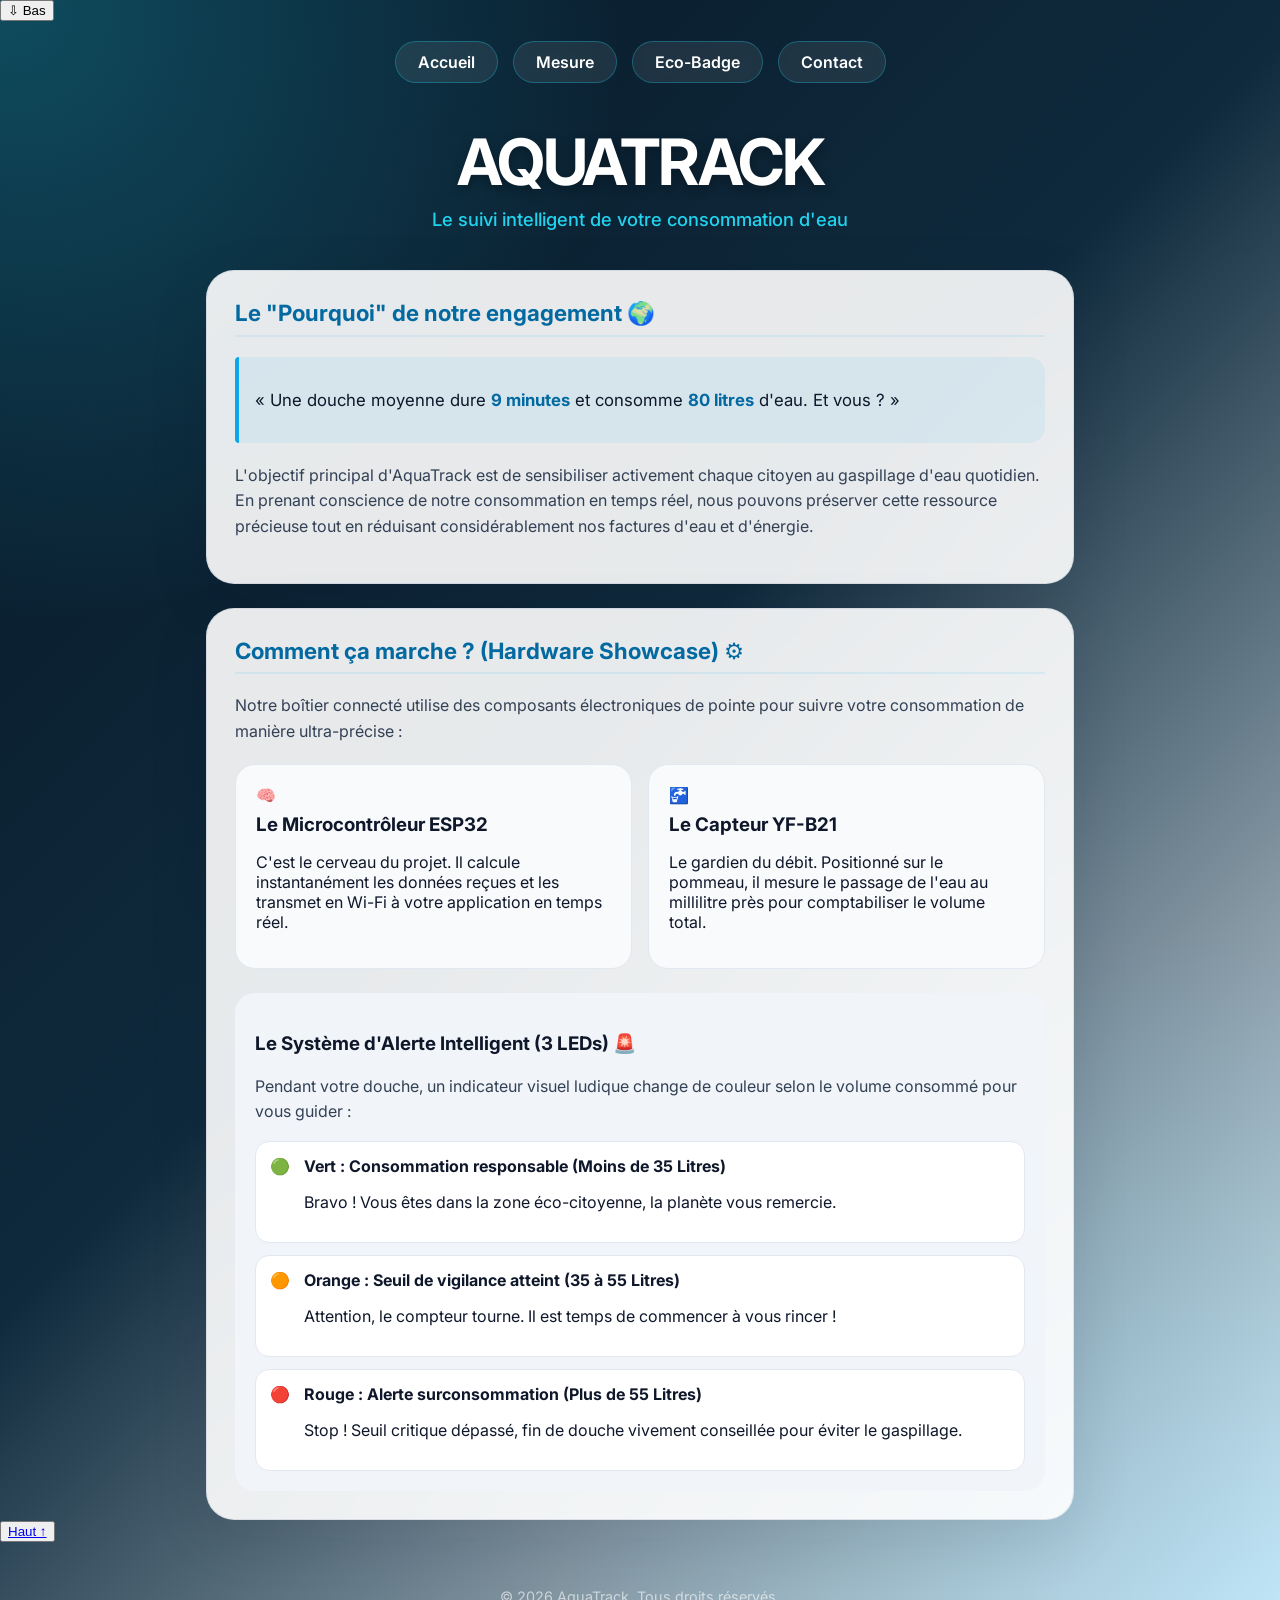
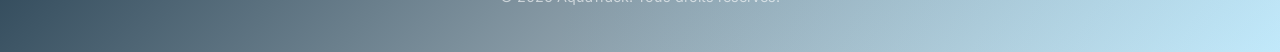
<file: index.html>
<!DOCTYPE html>
<html lang="fr">
<head>
    <meta charset="UTF-8" />
    <meta name="viewport" content="width=device-width, initial-scale=1.0" />
    <title>AquaTrack — Compteur de douche connecté</title>
    
    <link rel="preconnect" href="https://fonts.googleapis.com" />
    <link rel="preconnect" href="https://fonts.gstatic.com" crossorigin />
    <link href="https://fonts.googleapis.com/css2?family=Inter:wght@400;500;600;700;800&display=swap" rel="stylesheet" />
    
    <link rel="stylesheet" href="style.css" />
    
    <link rel="icon" type="image/png" href="favicon-32x32.png" />

    <script>
        // Fonction pour descendre en bas de la page
        function scrollToBottom() {
            window.scrollTo({
                top: document.body.scrollHeight,
                behavior: "smooth" // Pour une animation fluide lors du défilement
            });
        }

        // Afficher le bouton lorsqu'on se trouve en haut de la page
        window.onload = function() {
            if (document.body.scrollTop === 0 || document.documentElement.scrollTop === 0) {
                document.getElementById("btnBottom").style.display = "block";
            } else {
                document.getElementById("btnBottom").style.display = "none";
            }
        };
    </script>
</head>
<body>

    <button onclick="scrollToBottom()" id="btnBottom" title="Descendre en bas">&#8681; Bas</button>

    <nav class="">
        <ul>
            <li class="btn">
                <a href="#">Accueil</a>
            </li>
            <li class="btn">
                <a href="mesure.html">Mesure</a>
            </li>
            <li class="btn">
                <a href="#">Eco-Badge</a>
            </li>
            <li class="btn">
                <a href="aquacontact.html">Contact</a>
            </li>
        </ul>
    </nav>

    <header class="main-header">
        <h1>AQUATRACK</h1>
        <p class="subtitle">Le suivi intelligent de votre consommation d'eau</p>
    </header>

    <main class="showcase-container">
        
        <section class="showcase-card why-section">
            <h2>Le "Pourquoi" de notre engagement 🌍</h2>
            <div class="stat-quote">
                <p>« Une douche moyenne dure <strong>9 minutes</strong> et consomme <strong>80 litres</strong> d'eau. Et vous ? »</p>
            </div>
            <p class="text-content">
                L'objectif principal d'AquaTrack est de sensibiliser activement chaque citoyen au gaspillage d'eau quotidien. En prenant conscience de notre consommation en temps réel, nous pouvons préserver cette ressource précieuse tout en réduisant considérablement nos factures d'eau et d'énergie.
            </p>
        </section>

        <section class="showcase-card hardware-section">
            <h2>Comment ça marche ? (Hardware Showcase) ⚙️</h2>
            <p class="text-content">Notre boîtier connecté utilise des composants électroniques de pointe pour suivre votre consommation de manière ultra-précise :</p>
            
            <div class="component-grid">
                <div class="component-box">
                    <span class="icon">🧠</span>
                    <h3>Le Microcontrôleur ESP32</h3>
                    <p>C'est le cerveau du projet. Il calcule instantanément les données reçues et les transmet en Wi-Fi à votre application en temps réel.</p>
                </div>
                <div class="component-box">
                    <span class="icon">🚰</span>
                    <h3>Le Capteur YF-B21</h3>
                    <p>Le gardien du débit. Positionné sur le pommeau, il mesure le passage de l'eau au millilitre près pour comptabiliser le volume total.</p>
                </div>
            </div>

            <div class="led-container">
                <h3>Le Système d'Alerte Intelligent (3 LEDs) 🚨</h3>
                <p class="text-content">Pendant votre douche, un indicateur visuel ludique change de couleur selon le volume consommé pour vous guider :</p>
                
                <ul class="led-list">
                    <li class="led-item">
                        <span class="led-icon">🟢</span>
                        <div>
                            <strong>Vert : Consommation responsable (Moins de 35 Litres)</strong>
                            <p>Bravo ! Vous êtes dans la zone éco-citoyenne, la planète vous remercie.</p>
                        </div>
                    </li>
                    <li class="led-item">
                        <span class="led-icon">🟠</span>
                        <div>
                            <strong>Orange : Seuil de vigilance atteint (35 à 55 Litres)</strong>
                            <p>Attention, le compteur tourne. Il est temps de commencer à vous rincer !</p>
                        </div>
                    </li>
                    <li class="led-item">
                        <span class="led-icon">🔴</span>
                        <div>
                            <strong>Rouge : Alerte surconsommation (Plus de 55 Litres)</strong>
                            <p>Stop ! Seuil critique dépassé, fin de douche vivement conseillée pour éviter le gaspillage.</p>
                        </div>
                    </li>
                </ul>
            </div>
        </section>

    </main>

    <button class="btn-top"><a href="#">Haut ↑</a></button>

    <footer>
         <p>&copy; 2026 AquaTrack. Tous droits réservés.</p>
    </footer>

</body>
</html>
</file>
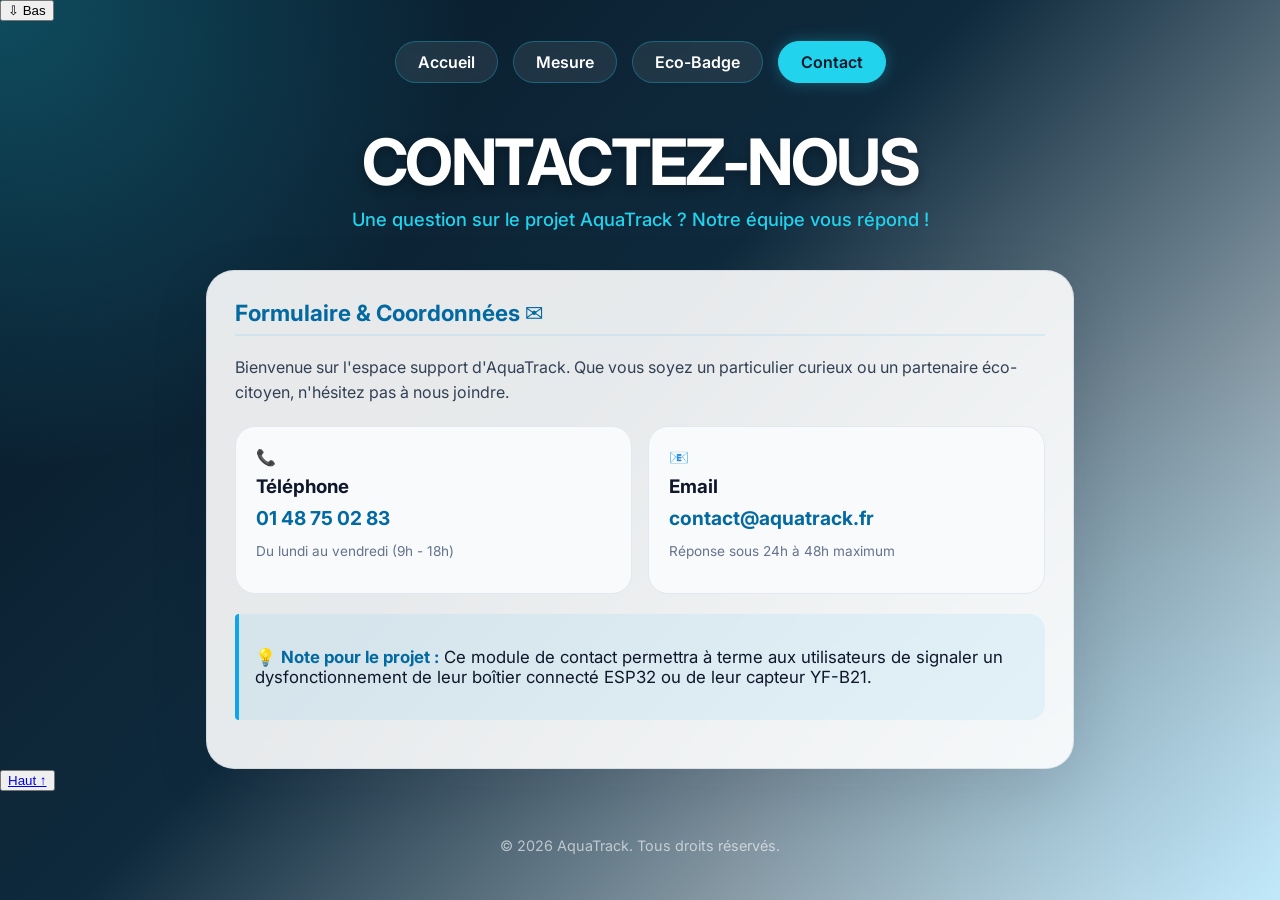
<file: aquacontact.html>
<!DOCTYPE html>
<html lang="fr">
<head>
    <meta charset="UTF-8" />
    <meta name="viewport" content="width=device-width, initial-scale=1.0" />
    <title>AquaTrack — Nous Contacter</title>
    
    <link rel="preconnect" href="https://fonts.googleapis.com" />
    <link rel="preconnect" href="https://fonts.gstatic.com" crossorigin />
    <link href="https://fonts.googleapis.com/css2?family=Inter:wght@400;500;600;700;800&display=swap" rel="stylesheet" />
    
    <link rel="stylesheet" href="style.css" />
    
    <link rel="icon" type="image/png" href="favicon-32x32.png" />

    <script>
        // Fonction pour descendre en bas de la page
        function scrollToBottom() {
            window.scrollTo({
                top: document.body.scrollHeight,
                behavior: "smooth"
            });
        }

        // Afficher le bouton lorsqu'on se trouve en haut de la page
        window.onload = function() {
            if (document.body.scrollTop === 0 || document.documentElement.scrollTop === 0) {
                document.getElementById("btnBottom").style.display = "block";
            } else {
                document.getElementById("btnBottom").style.display = "none";
            }
        };
    </script>
</head>
<body>

    <button onclick="scrollToBottom()" id="btnBottom" title="Descendre en bas">&#8681; Bas</button>

    <nav>
        <ul>
            <li class="btn">
                <a href="index.html">Accueil</a>
            </li>
            <li class="btn">
                <a href="mesure.html">Mesure</a>
            </li>
            <li class="btn">
                <a href="eco-badge.html">Eco-Badge</a>
            </li>
            <li class="btn active">
                <a href="aquacontact.html">Contact</a>
            </li>
        </ul>
    </nav>

    <header class="main-header">
        <h1>CONTACTEZ-NOUS</h1>
        <p class="subtitle">Une question sur le projet AquaTrack ? Notre équipe vous répond !</p>
    </header>

    <main class="showcase-container">
        
        <section class="showcase-card contact-section">
            <h2>Formulaire & Coordonnées ✉️</h2>
            <p class="text-content">
                Bienvenue sur l'espace support d'AquaTrack. Que vous soyez un particulier curieux ou un partenaire éco-citoyen, n'hésitez pas à nous joindre.
            </p>

            <div class="contact-grid">
                <div class="contact-box">
                    <span class="contact-icon">📞</span>
                    <h3>Téléphone</h3>
                    <p class="contact-detail">01 48 75 02 83</p>
                    <p class="contact-sub">Du lundi au vendredi (9h - 18h)</p>
                </div>

                <div class="contact-box">
                    <span class="contact-icon">📧</span>
                    <h3>Email</h3>
                    <p class="contact-detail">contact@aquatrack.fr</p>
                    <p class="contact-sub">Réponse sous 24h à 48h maximum</p>
                </div>
            </div>

            <div class="stat-quote">
                <p>💡 <strong>Note pour le projet :</strong> Ce module de contact permettra à terme aux utilisateurs de signaler un dysfonctionnement de leur boîtier connecté ESP32 ou de leur capteur YF-B21.</p>
            </div>
        </section>

    </main>

    <button class="btn-top"><a href="#">Haut ↑</a></button>

    <footer>
         <p>&copy; 2026 AquaTrack. Tous droits réservés.</p>
    </footer>

</body>
</html>
</file>
<file: style.css>
/* ==========================================================================
   1. VARIABLES & CONFIGURATION GENERALE (Votre code d'origine)
   ========================================================================== */
:root {
  --bg: #071827;
  --panel: rgba(255, 255, 255, 0.9);
  --panel-strong: #ffffff;
  --text: #0f172a;
  --muted: #64748b;
  --primary: #0ea5e9;
  --primary-dark: #0369a1;
  --cyan: #22d3ee;
  --green: #10b981;
  --red: #ef4444;
  --amber: #f59e0b;
  --border: rgba(148, 163, 184, 0.25);
  --shadow: 0 24px 80px rgba(2, 8, 23, 0.25);
  --radius: 28px;
}

* {
  box-sizing: border-box;
}

body {
  margin: 0;
  min-height: 100vh;
  font-family: "Inter", system-ui, -apple-system, BlinkMacSystemFont, "Segoe UI", sans-serif;
  color: var(--text);
  /* LE FOND IDENTIQUE POUR TOUTES LES PAGES */
  background:
    radial-gradient(circle at top left, rgba(34, 211, 238, 0.28), transparent 30%),
    radial-gradient(circle at bottom right, rgba(14, 165, 233, 0.2), transparent 35%),
    linear-gradient(135deg, #071827 0%, #0f2a3d 45%, #eefaff 100%);
  overflow-x: hidden;
}

/* ==========================================================================
   2. BARRE DE NAVIGATION (Boutons Modernes)
   ========================================================================== */
nav {
  margin: 20px 0 40px 0;
}

nav ul {
  list-style: none;
  padding: 0;
  margin: 0;
  display: flex;
  justify-content: center;
  gap: 15px;
}

nav .btn {
  display: inline-block;
}

nav .btn a {
  display: block;
  color: #ffffff;
  text-decoration: none;
  font-weight: 600;
  font-family: 'Inter', sans-serif;
  padding: 10px 22px;
  background: rgba(255, 255, 255, 0.08);
  border: 1px solid rgba(34, 211, 238, 0.3);
  border-radius: 30px;
  transition: all 0.3s ease;
  backdrop-filter: blur(5px);
}

nav .btn a:hover {
  background: rgba(34, 211, 238, 0.2);
  color: #22d3ee;
  border-color: #22d3ee;
  box-shadow: 0 0 15px rgba(34, 211, 238, 0.4);
  transform: translateY(-2px);
}

nav .btn a:active {
  transform: translateY(0);
  box-shadow: 0 0 5px rgba(34, 211, 238, 0.2);
}

nav .btn.active a {
  background: #22d3ee;
  color: #071827;
  border-color: #22d3ee;
  box-shadow: 0 0 15px rgba(34, 211, 238, 0.3);
}

/* ==========================================================================
   3. DESIGN DE LA PAGE "MESURE" (Votre code d'origine)
   ========================================================================== */
.background-orb {
  position: fixed;
  border-radius: 999px;
  filter: blur(10px);
  opacity: 0.45;
  pointer-events: none;
}

.orb-one { width: 260px; height: 260px; left: -80px; top: 160px; background: #38bdf8; }
.orb-two { width: 340px; height: 340px; right: -140px; bottom: 60px; background: #67e8f9; }

.app-shell {
  width: min(1180px, calc(100% - 32px));
  margin: 0 auto;
  padding: 28px 0 48px;
}

.hero {
  padding: 22px;
  border: 1px solid rgba(255, 255, 255, 0.24);
  border-radius: 36px;
  background: linear-gradient(135deg, rgba(255,255,255,0.18), rgba(255,255,255,0.08));
  backdrop-filter: blur(22px);
  box-shadow: var(--shadow);
  color: white;
}

.topbar, .hero-content, .panel-heading.split {
  display: flex;
  align-items: center;
  justify-content: space-between;
  gap: 20px;
}

.brand { display: flex; align-items: center; gap: 14px; }
.brand-icon {
  display: grid; place-items: center; width: 48px; height: 48px;
  border-radius: 18px; background: rgba(255, 255, 255, 0.16); font-size: 26px;
}
.brand strong { display: block; font-size: 1.1rem; }
.brand small, .hero-text, .hero-card small { color: rgba(255, 255, 255, 0.75); }

.connection-pill {
  display: flex; align-items: center; gap: 10px; padding: 10px 14px;
  border-radius: 999px; background: rgba(255, 255, 255, 0.14); font-weight: 600; font-size: 0.92rem;
}
.pulse-dot {
  width: 10px; height: 10px; border-radius: 999px; background: #22c55e;
  box-shadow: 0 0 0 6px rgba(34, 197, 94, 0.16);
}

.hero-content { margin-top: 56px; align-items: flex-end; }
.eyebrow, .section-kicker { margin: 0 0 8px; text-transform: uppercase; letter-spacing: 0.14em; font-size: 0.75rem; font-weight: 800; }
.eyebrow { color: #7dd3fc; }
.hero h1 { max-width: 760px; margin: 0; font-size: clamp(2.4rem, 7vw, 5.5rem); line-height: 0.95; letter-spacing: -0.06em; }
.hero-text { max-width: 720px; margin: 22px 0 0; font-size: 1.05rem; line-height: 1.7; }

.hero-card {
  min-width: 240px; padding: 22px; border-radius: 28px;
  background: rgba(255, 255, 255, 0.16); border: 1px solid rgba(255, 255, 255, 0.2);
}
.hero-card-label { display: block; color: rgba(255, 255, 255, 0.7); font-size: 0.82rem; margin-bottom: 10px; }
.hero-card strong { display: block; font-size: 2rem; }

.dashboard { display: grid; grid-template-columns: 0.9fr 1.35fr 0.95fr; gap: 20px; margin-top: 22px; }

.panel {
  padding: 24px; border-radius: var(--radius); background: var(--panel);
  border: 1px solid var(--border); box-shadow: 0 18px 60px rgba(15, 23, 42, 0.14); backdrop-filter: blur(18px);
}
.panel h2 { margin: 0; font-size: 1.25rem; letter-spacing: -0.03em; }
.section-kicker { color: var(--primary-dark); }

.user-grid { display: grid; gap: 12px; margin: 24px 0; }
.user-card, .primary-action { width: 100%; border: 0; cursor: pointer; font: inherit; transition: transform 180ms ease, box-shadow 180ms ease, border-color 180ms ease; }
.user-card { display: flex; align-items: center; justify-content: center; padding: 18px 16px; border-radius: 20px; background: #f8fafc; border: 1px solid #e2e8f0; font-weight: 800; color: var(--text); }
.user-card:hover, .user-card.active { transform: translateY(-2px); border-color: rgba(14, 165, 233, 0.5); box-shadow: 0 16px 34px rgba(14, 165, 233, 0.18); }

.primary-action { padding: 16px 18px; border-radius: 18px; color: white; font-weight: 900; background: linear-gradient(135deg, var(--red), #b91c1c); box-shadow: 0 18px 40px rgba(239, 68, 68, 0.25); }
.primary-action:disabled { cursor: not-allowed; opacity: 0.55; box-shadow: none; }

.helper-text, .muted, .live-user small { color: var(--muted); }
.helper-text { margin: 16px 0 0; font-size: 0.9rem; line-height: 1.55; }
.status-badge { padding: 8px 12px; border-radius: 999px; background: #e2e8f0; color: #334155; font-weight: 900; font-size: 0.82rem; }
.status-badge.running { background: rgba(16, 185, 129, 0.14); color: #047857; }

.live-user { display: flex; align-items: center; gap: 18px; margin: 26px 0; }
.live-user strong { display: block; margin: 4px 0; font-size: 1.55rem; }

.water-ring {
  display: grid; place-items: center; min-width: 116px; height: 116px; border-radius: 999px;
  background: radial-gradient(circle, #fff 54%, transparent 56%), conic-gradient(var(--primary), var(--cyan), #dbeafe 70%);
  box-shadow: inset 0 0 24px rgba(14, 165, 233, 0.12), 0 16px 38px rgba(14, 165, 233, 0.18);
  font-weight: 900; color: var(--primary-dark);
}

.metrics-grid { display: grid; grid-template-columns: repeat(2, 1fr); gap: 14px; }
.metric-card, .summary-card, .user-stat-row, .history-item { border: 1px solid #e2e8f0; background: rgba(248, 250, 252, 0.82); }
.metric-card { padding: 18px; border-radius: 22px; }
.metric-card span, .summary-card span { display: block; margin-bottom: 8px; color: var(--muted); font-weight: 700; font-size: 0.86rem; }
.metric-card strong { font-size: 1.8rem; letter-spacing: -0.05em; }
.metric-card small { font-size: 0.85rem; color: var(--muted); }

.summary-grid { display: grid; gap: 12px; margin-top: 22px; }
.summary-card { padding: 16px; border-radius: 20px; }
.summary-card strong { font-size: 1.5rem; }

.user-stats { display: grid; gap: 10px; margin-top: 16px; }
.user-stat-row { display: flex; align-items: center; justify-content: space-between; padding: 13px 14px; border-radius: 18px; font-weight: 800; }
.user-stat-row small { color: var(--muted); font-weight: 700; }

.history-panel { margin-top: 20px; }
.history-count { padding: 8px 12px; border-radius: 999px; background: #eff6ff; color: var(--primary-dark); font-weight: 900; }
.history-list { display: grid; grid-template-columns: repeat(3, 1fr); gap: 14px; margin-top: 20px; }
.history-item { padding: 18px; border-radius: 22px; }
.history-item header { display: flex; align-items: center; justify-content: space-between; gap: 12px; margin-bottom: 14px; }
.history-item strong { font-size: 1.1rem; }
.history-item .chip { padding: 6px 10px; border-radius: 999px; background: #e0f2fe; color: var(--primary-dark); font-weight: 900; font-size: 0.78rem; }
.history-details { display: grid; gap: 8px; color: #334155; }
.history-details span { display: flex; justify-content: space-between; gap: 10px; }
.empty-state { grid-column: 1 / -1; margin: 0; padding: 28px; text-align: center; border-radius: 22px; background: #f8fafc; color: var(--muted); font-weight: 700; }

.toast { position: fixed; left: 50%; bottom: 24px; transform: translateX(-50%) translateY(120px); padding: 14px 18px; border-radius: 999px; background: #0f172a; color: white; font-weight: 800; box-shadow: var(--shadow); transition: transform 220ms ease; z-index: 10; }
.toast.show { transform: translateX(-50%) translateY(0); }

/* ==========================================================================
   4. HARMONISATION DE L'AFFICHAGE DES AUTRES PAGES (Accueil, Badges, Contact)
   ========================================================================== */
.main-header {
  text-align: center;
  margin-bottom: 40px;
  color: #ffffff;
}

.main-header h1 {
  font-size: clamp(2rem, 5vw, 4rem);
  margin: 0;
  letter-spacing: -0.04em;
  text-shadow: 0 4px 12px rgba(0, 0, 0, 0.3);
}

.subtitle {
  color: var(--cyan);
  font-size: 1.15rem;
  font-weight: 500;
  margin-top: 8px;
}

/* Container de vitrine aligné sur l'interface générale */
.showcase-container {
  max-width: 900px;
  margin: 0 auto;
  display: flex;
  flex-direction: column;
  gap: 24px;
  padding: 0 16px;
}

/* Transformation des panneaux vitrines au style "Glassmorphism" épuré */
.showcase-card {
  padding: 28px;
  border-radius: var(--radius);
  background: var(--panel); /* Fond blanc/semi-transparent identique aux panels mesure */
  border: 1px solid var(--border);
  box-shadow: 0 18px 60px rgba(15, 23, 42, 0.1);
  backdrop-filter: blur(18px);
  color: var(--text);
}

.showcase-card h2 {
  color: var(--primary-dark);
  margin-top: 0;
  font-size: 1.4rem;
  border-bottom: 2px solid rgba(14, 165, 233, 0.1);
  padding-bottom: 8px;
}

/* Citations & encadrés informatifs */
.stat-quote {
  background: rgba(14, 165, 233, 0.08);
  border-left: 4px solid var(--primary);
  padding: 16px;
  border-radius: 4px 16px 16px 4px;
  margin: 20px 0;
  font-size: 1.05rem;
}

.stat-quote strong {
  color: var(--primary-dark);
}

.text-content {
  line-height: 1.6;
  color: #334155;
}

/* Grilles pour les composants matériels (index) et contacts */
.component-grid, .contact-grid {
  display: grid;
  grid-template-columns: 1fr 1fr;
  gap: 16px;
  margin: 20px 0;
}

.component-box, .contact-box {
  background: #f8fafc;
  padding: 20px;
  border-radius: 20px;
  border: 1px solid #e2e8f0;
}

.component-box h3, .contact-box h3 {
  margin: 8px 0;
  color: var(--text);
}

/* Système de LEDs (index) */
.led-container {
  margin-top: 24px;
  background: #f1f5f9;
  padding: 20px;
  border-radius: 20px;
}

.led-list {
  list-style: none;
  padding: 0;
  margin: 16px 0 0 0;
  display: flex;
  flex-direction: column;
  gap: 12px;
}

.led-item {
  display: flex;
  gap: 14px;
  align-items: flex-start;
  background: #ffffff;
  padding: 14px;
  border-radius: 14px;
  border: 1px solid #e2e8f0;
}

/* Section Éco-badges */
.impact-stats {
  display: flex;
  justify-content: space-around;
  flex-wrap: wrap;
  gap: 16px;
}

.stat-box {
  background: #ffffff;
  border: 1px solid #e2e8f0;
  border-radius: 20px;
  padding: 18px;
  text-align: center;
  flex: 1;
  min-width: 140px;
}

.stat-number {
  display: block;
  font-size: 2.2rem;
  font-weight: 800;
  color: var(--primary-dark);
}

.stat-label {
  font-size: 0.85rem;
  color: var(--muted);
  font-weight: 600;
}

.badges-grid {
  display: grid;
  grid-template-columns: repeat(auto-fit, minmax(200px, 1fr));
  gap: 16px;
  margin-top: 20px;
}

.badge-card {
  background: #ffffff;
  border-radius: 20px;
  padding: 20px;
  text-align: center;
  border: 1px solid #e2e8f0;
  transition: transform 0.2s ease;
}

.badge-card.unlocked {
  border-color: rgba(34, 211, 238, 0.5);
  background: linear-gradient(to bottom inside, #ffffff, rgba(34, 211, 238, 0.03));
}

.badge-card.unlocked:hover {
  transform: translateY(-4px);
  box-shadow: 0 12px 24px rgba(34, 211, 238, 0.15);
}

.badge-icon { font-size: 3rem; margin-bottom: 8px; }
.badge-status { font-weight: 700; font-size: 0.85rem; margin-top: 12px; }
.badge-card.unlocked .badge-status { color: var(--primary-dark); }

.badge-card.locked {
  opacity: 0.55;
  background: #f8fafc;
}

.progress-bar-container { background: #e2e8f0; height: 6px; border-radius: 10px; margin: 10px 0; overflow: hidden; }
.progress-bar { height: 100%; background: var(--primary); }

/* Section Contact */
.contact-detail {
  font-size: 1.2rem;
  font-weight: 700;
  color: var(--primary-dark);
  margin: 8px 0;
}

.contact-sub { font-size: 0.85rem; color: var(--muted); }

/* Pied de page global */
footer {
  text-align: center;
  padding: 32px 0;
  color: rgba(255, 255, 255, 0.6);
  font-size: 0.9rem;
}

/* ==========================================================================
   5. RESPONSIVE / MEDIA QUERIES (Votre code d'origine + adaptations)
   ========================================================================== */
@media (max-width: 980px) {
  .dashboard, .history-list { grid-template-columns: 1fr; }
  .hero-content, .topbar { align-items: flex-start; flex-direction: column; }
  .hero-card { width: 100%; }
}

@media (max-width: 600px) {
  .component-grid, .contact-grid { grid-template-columns: 1fr; }
}

@media (max-width: 560px) {
  .app-shell { width: min(100% - 18px, 1180px); padding-top: 10px; }
  .hero, .panel { border-radius: 24px; padding: 18px; }
  .metrics-grid { grid-template-columns: 1fr; }
  .live-user { align-items: flex-start; flex-direction: column; }
}
</file>
